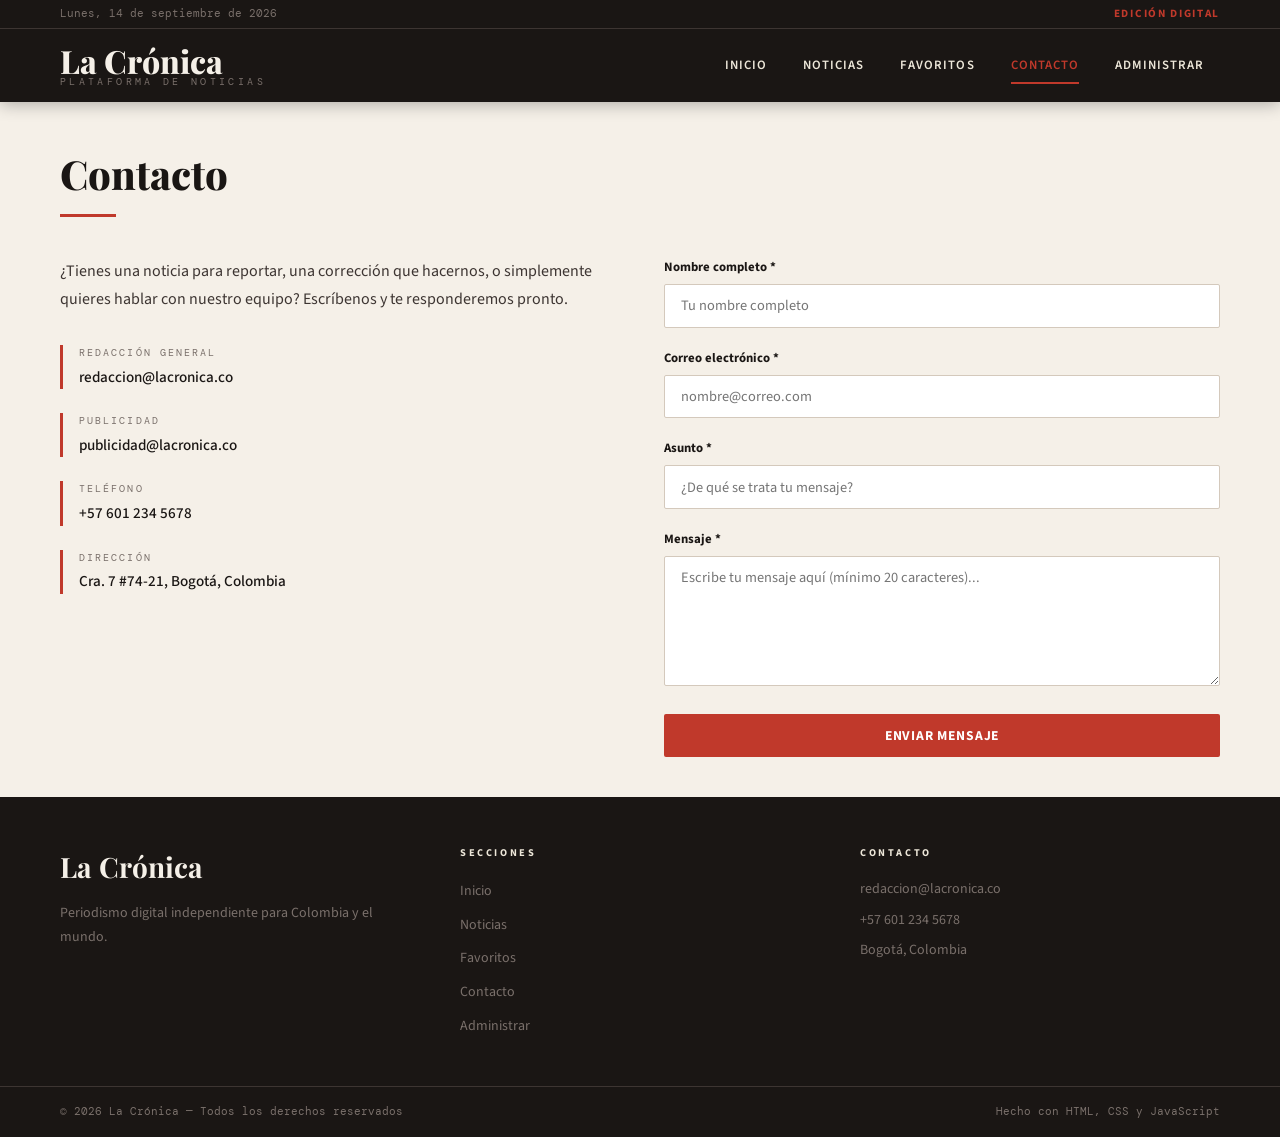
<file: contacto.html>
<!DOCTYPE html>
<html lang="es">
<head>
  <meta charset="UTF-8" />
  <meta name="viewport" content="width=device-width, initial-scale=1.0" />
  <meta name="description" content="La Crónica — Formulario de contacto." />
  <title>Contacto — La Crónica</title>
  <link rel="stylesheet" href="css/styles.css" />
</head>
<body>

<!-- HEADER -->
<header class="site-header">
  <div class="header-top">
    <div class="container">
      <span class="header-top-date mono">Lunes, 14 de septiembre de 2026</span>
      <span class="header-top-tag">Edición Digital</span>
    </div>
  </div>
  <div class="header-main">
    <div class="container">
      <a href="index.html" class="site-logo">
        <span class="site-logo-name">La Crónica</span>
        <span class="site-logo-sub">Plataforma de Noticias</span>
      </a>
      <nav class="site-nav">
        <a href="index.html"     class="nav-link" data-page="home">Inicio</a>
        <a href="noticias.html"  class="nav-link" data-page="noticias">Noticias</a>
        <a href="favoritos.html" class="nav-link" data-page="favoritos">
          Favoritos <span class="fav-badge" style="display:none">0</span>
        </a>
        <a href="contacto.html"  class="nav-link" data-page="contacto">Contacto</a>
        <a href="admin.html"     class="nav-link" data-page="admin">Administrar</a>
      </nav>
      <button class="hamburger" id="hamburger" aria-label="Abrir menú">
        <span></span><span></span><span></span>
      </button>
    </div>
  </div>
  <nav class="mobile-nav" id="mobileNav">
    <a href="index.html"     class="nav-link" data-page="home">Inicio</a>
    <a href="noticias.html"  class="nav-link" data-page="noticias">Noticias</a>
    <a href="favoritos.html" class="nav-link" data-page="favoritos">Favoritos</a>
    <a href="contacto.html"  class="nav-link" data-page="contacto">Contacto</a>
    <a href="admin.html"     class="nav-link" data-page="admin">Administrar</a>
  </nav>
</header>

<!-- MAIN -->
<main class="page-main">
  <div class="container">

    <!-- Pantalla de éxito (oculta por defecto) -->
    <div id="successScreen" style="display:none; padding: 2rem 0;">
      <div class="success-card">
        <div class="success-icon">
          <svg fill="none" stroke="currentColor" viewBox="0 0 24 24" aria-hidden="true">
            <path stroke-linecap="round" stroke-linejoin="round" stroke-width="2" d="M5 13l4 4L19 7"/>
          </svg>
        </div>
        <h2 class="success-title display">¡Mensaje enviado!</h2>
        <p id="successMsg" style="color:var(--ink-light); margin-bottom:1.5rem; line-height:1.7;"></p>
        <button class="btn btn-outline" id="sendAnotherBtn">Enviar otro mensaje</button>
      </div>
    </div>

    <!-- Formulario -->
    <div id="contactSection">
      <div class="page-title-wrap">
        <h1 class="page-title display">Contacto</h1>
        <div class="divider-accent"></div>
      </div>

      <div class="contact-grid">

        <!-- Info -->
        <div>
          <p style="color:var(--ink-light); line-height:1.75; margin-bottom:2rem;">
            ¿Tienes una noticia para reportar, una corrección que hacernos, o simplemente
            quieres hablar con nuestro equipo? Escríbenos y te responderemos pronto.
          </p>

          <div class="contact-info-item">
            <p class="contact-info-label">Redacción general</p>
            <p class="contact-info-value">redaccion@lacronica.co</p>
          </div>
          <div class="contact-info-item">
            <p class="contact-info-label">Publicidad</p>
            <p class="contact-info-value">publicidad@lacronica.co</p>
          </div>
          <div class="contact-info-item">
            <p class="contact-info-label">Teléfono</p>
            <p class="contact-info-value">+57 601 234 5678</p>
          </div>
          <div class="contact-info-item">
            <p class="contact-info-label">Dirección</p>
            <p class="contact-info-value">Cra. 7 #74-21, Bogotá, Colombia</p>
          </div>
        </div>

        <!-- Formulario -->
        <form id="contactForm" novalidate>

          <div class="form-group">
            <label class="form-label" for="inputName">Nombre completo *</label>
            <input
              class="form-control" id="inputName" type="text"
              placeholder="Tu nombre completo" autocomplete="name"
            />
            <p class="form-error" id="errorName" style="display:none;"></p>
          </div>

          <div class="form-group">
            <label class="form-label" for="inputEmail">Correo electrónico *</label>
            <input
              class="form-control" id="inputEmail" type="email"
              placeholder="nombre@correo.com" autocomplete="email"
            />
            <p class="form-error" id="errorEmail" style="display:none;"></p>
          </div>

          <div class="form-group">
            <label class="form-label" for="inputSubject">Asunto *</label>
            <input
              class="form-control" id="inputSubject" type="text"
              placeholder="¿De qué se trata tu mensaje?"
            />
            <p class="form-error" id="errorSubject" style="display:none;"></p>
          </div>

          <div class="form-group">
            <label class="form-label" for="inputMessage">Mensaje *</label>
            <textarea
              class="form-control" id="inputMessage" rows="5"
              placeholder="Escribe tu mensaje aquí (mínimo 20 caracteres)..."
            ></textarea>
            <p class="form-error" id="errorMessage" style="display:none;"></p>
          </div>

          <button type="submit" class="btn btn-primary" style="width:100%;">
            Enviar mensaje
          </button>
        </form>
      </div>
    </div>

  </div>
</main>

<!-- FOOTER -->
<footer class="site-footer">
  <div class="container">
    <div class="footer-top">
      <div>
        <a href="index.html" class="footer-logo">La Crónica</a>
        <p class="footer-desc">Periodismo digital independiente para Colombia y el mundo.</p>
      </div>
      <div>
        <p class="footer-heading">Secciones</p>
        <ul class="footer-links">
          <li><a href="index.html">Inicio</a></li>
          <li><a href="noticias.html">Noticias</a></li>
          <li><a href="favoritos.html">Favoritos</a></li>
          <li><a href="contacto.html">Contacto</a></li>
          <li><a href="admin.html">Administrar</a></li>
        </ul>
      </div>
      <div>
        <p class="footer-heading">Contacto</p>
        <ul class="footer-contact">
          <li>redaccion@lacronica.co</li>
          <li>+57 601 234 5678</li>
          <li>Bogotá, Colombia</li>
        </ul>
      </div>
    </div>
  </div>
  <div class="footer-bottom">
    <div class="container">
      <span class="footer-copy mono">&copy; 2026 La Crónica — Todos los derechos reservados</span>
      <span class="mono" style="font-size:0.7rem;">Hecho con HTML, CSS y JavaScript</span>
    </div>
  </div>
</footer>

<script src="js/data.js"></script>
<script src="js/app.js"></script>
<script>
  /* ── Lógica de la página Contacto ────────────────────────── */
  document.addEventListener("DOMContentLoaded", () => {
    setActiveNav("contacto");

    const form          = document.getElementById("contactForm");
    const contactSection = document.getElementById("contactSection");
    const successScreen = document.getElementById("successScreen");
    const successMsg    = document.getElementById("successMsg");

    /* ── Validación ─────────────────────────────────────────── */

    /**
     * Muestra u oculta el error de un campo.
     * @param {string} inputId   — id del <input>
     * @param {string} errorId   — id del <p class="form-error">
     * @param {string} message   — texto del error (vacío = sin error)
     * @returns {boolean}  true si hay error
     */
    function setError(inputId, errorId, message) {
      const input = document.getElementById(inputId);
      const error = document.getElementById(errorId);
      if (message) {
        input.classList.add("error");
        error.textContent    = message;
        error.style.display  = "block";
        return true;
      } else {
        input.classList.remove("error");
        error.style.display = "none";
        return false;
      }
    }

    function validateForm(data) {
      let hasError = false;
      const emailRegex = /^[^\s@]+@[^\s@]+\.[^\s@]+$/;

      if (!data.name.trim())
        hasError = setError("inputName", "errorName", "El nombre es obligatorio.") || hasError;
      else
        setError("inputName", "errorName", "");

      if (!data.email.trim())
        hasError = setError("inputEmail", "errorEmail", "El correo es obligatorio.") || hasError;
      else if (!emailRegex.test(data.email))
        hasError = setError("inputEmail", "errorEmail", "Ingresa un correo electrónico válido.") || hasError;
      else
        setError("inputEmail", "errorEmail", "");

      if (!data.subject.trim())
        hasError = setError("inputSubject", "errorSubject", "El asunto es obligatorio.") || hasError;
      else
        setError("inputSubject", "errorSubject", "");

      if (!data.message.trim())
        hasError = setError("inputMessage", "errorMessage", "El mensaje es obligatorio.") || hasError;
      else if (data.message.trim().length < 20)
        hasError = setError("inputMessage", "errorMessage", "El mensaje debe tener al menos 20 caracteres.") || hasError;
      else
        setError("inputMessage", "errorMessage", "");

      return !hasError;
    }

    /* ── Submit ─────────────────────────────────────────────── */
    form.addEventListener("submit", e => {
      e.preventDefault();

      const data = {
        name:    document.getElementById("inputName").value,
        email:   document.getElementById("inputEmail").value,
        subject: document.getElementById("inputSubject").value,
        message: document.getElementById("inputMessage").value,
      };

      if (!validateForm(data)) return;

      /* Mostrar pantalla de éxito */
      contactSection.style.display = "none";
      successScreen.style.display  = "block";
      successMsg.innerHTML =
        `Gracias, <strong>${data.name}</strong>. Hemos recibido tu mensaje y te responderemos
         a <strong>${data.email}</strong> en los próximos días hábiles.`;
    });

    /* Volver al formulario limpio */
    document.getElementById("sendAnotherBtn").addEventListener("click", () => {
      form.reset();
      ["inputName","inputEmail","inputSubject","inputMessage"].forEach(id => {
        document.getElementById(id).classList.remove("error");
      });
      ["errorName","errorEmail","errorSubject","errorMessage"].forEach(id => {
        document.getElementById(id).style.display = "none";
      });
      successScreen.style.display  = "none";
      contactSection.style.display = "block";
    });

    /* Validación en tiempo real al salir de cada campo */
    ["inputName","inputEmail","inputSubject","inputMessage"].forEach(id => {
      document.getElementById(id).addEventListener("blur", () => {
        const data = {
          name:    document.getElementById("inputName").value,
          email:   document.getElementById("inputEmail").value,
          subject: document.getElementById("inputSubject").value,
          message: document.getElementById("inputMessage").value,
        };
        /* Solo valida el campo que perdió el foco */
        if (id === "inputName")    setError("inputName",    "errorName",    data.name.trim() ? "" : "El nombre es obligatorio.");
        if (id === "inputEmail") {
          const emailRegex = /^[^\s@]+@[^\s@]+\.[^\s@]+$/;
          if (!data.email.trim()) setError("inputEmail", "errorEmail", "El correo es obligatorio.");
          else if (!emailRegex.test(data.email)) setError("inputEmail", "errorEmail", "Ingresa un correo electrónico válido.");
          else setError("inputEmail", "errorEmail", "");
        }
        if (id === "inputSubject") setError("inputSubject", "errorSubject", data.subject.trim() ? "" : "El asunto es obligatorio.");
        if (id === "inputMessage") {
          if (!data.message.trim()) setError("inputMessage", "errorMessage", "El mensaje es obligatorio.");
          else if (data.message.trim().length < 20) setError("inputMessage", "errorMessage", "El mensaje debe tener al menos 20 caracteres.");
          else setError("inputMessage", "errorMessage", "");
        }
      });
    });
  });
</script>
</body>
</html>
</file>
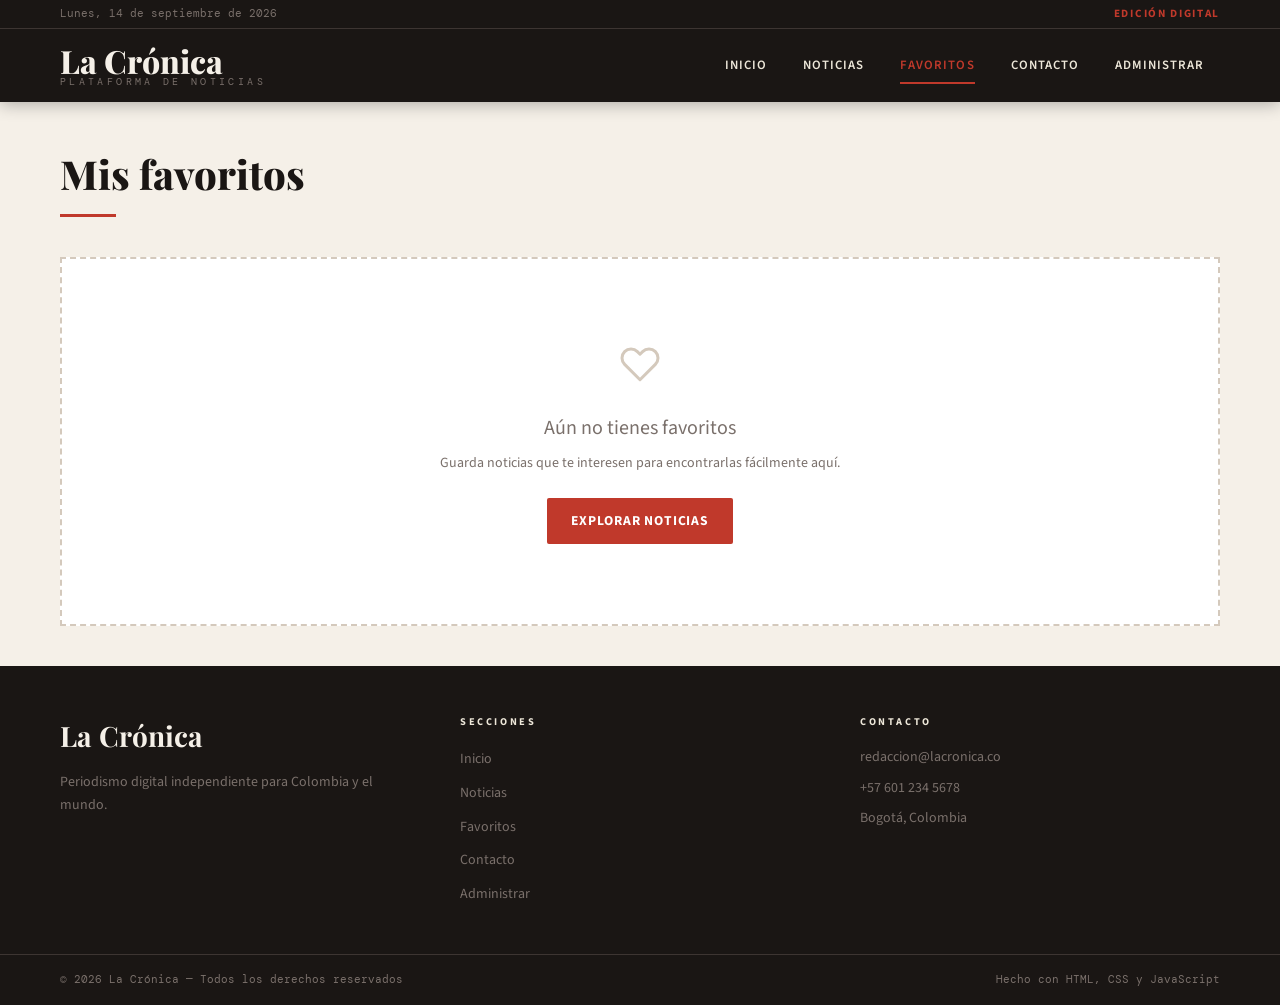
<file: favoritos.html>
<!DOCTYPE html>
<html lang="es">
<head>
  <meta charset="UTF-8" />
  <meta name="viewport" content="width=device-width, initial-scale=1.0" />
  <meta name="description" content="La Crónica — Mis noticias favoritas." />
  <title>Favoritos — La Crónica</title>
  <link rel="stylesheet" href="css/styles.css" />
</head>
<body>

<!-- HEADER -->
<header class="site-header">
  <div class="header-top">
    <div class="container">
      <span class="header-top-date mono">Lunes, 14 de septiembre de 2026</span>
      <span class="header-top-tag">Edición Digital</span>
    </div>
  </div>
  <div class="header-main">
    <div class="container">
      <a href="index.html" class="site-logo">
        <span class="site-logo-name">La Crónica</span>
        <span class="site-logo-sub">Plataforma de Noticias</span>
      </a>
      <nav class="site-nav">
        <a href="index.html"     class="nav-link" data-page="home">Inicio</a>
        <a href="noticias.html"  class="nav-link" data-page="noticias">Noticias</a>
        <a href="favoritos.html" class="nav-link" data-page="favoritos">
          Favoritos <span class="fav-badge" style="display:none">0</span>
        </a>
        <a href="contacto.html"  class="nav-link" data-page="contacto">Contacto</a>
        <a href="admin.html"     class="nav-link" data-page="admin">Administrar</a>
      </nav>
      <button class="hamburger" id="hamburger" aria-label="Abrir menú">
        <span></span><span></span><span></span>
      </button>
    </div>
  </div>
  <nav class="mobile-nav" id="mobileNav">
    <a href="index.html"     class="nav-link" data-page="home">Inicio</a>
    <a href="noticias.html"  class="nav-link" data-page="noticias">Noticias</a>
    <a href="favoritos.html" class="nav-link" data-page="favoritos">Favoritos</a>
    <a href="contacto.html"  class="nav-link" data-page="contacto">Contacto</a>
    <a href="admin.html"     class="nav-link" data-page="admin">Administrar</a>
  </nav>
</header>

<!-- MAIN -->
<main class="page-main">
  <div class="container">

    <div class="page-title-wrap">
      <h1 class="page-title display">Mis favoritos</h1>
      <div class="divider-accent"></div>
    </div>

    <!-- Estado vacío -->
    <div class="fav-empty" id="emptyState" style="display:none;">
      <svg class="fav-empty-icon" fill="none" stroke="currentColor" viewBox="0 0 24 24" aria-hidden="true">
        <path stroke-linecap="round" stroke-linejoin="round" stroke-width="1.5"
          d="M4.318 6.318a4.5 4.5 0 000 6.364L12 20.364l7.682-7.682a4.5 4.5 0 00-6.364-6.364L12 7.636l-1.318-1.318a4.5 4.5 0 00-6.364 0z"/>
      </svg>
      <p class="fav-empty-title">Aún no tienes favoritos</p>
      <p class="fav-empty-text">Guarda noticias que te interesen para encontrarlas fácilmente aquí.</p>
      <a href="noticias.html" class="btn btn-primary">Explorar noticias</a>
    </div>

    <!-- Contador -->
    <p class="results-count" id="favCount" style="display:none;"></p>

    <!-- Grid -->
    <div class="grid-3" id="favGrid" aria-live="polite"></div>

  </div>
</main>

<!-- FOOTER -->
<footer class="site-footer">
  <div class="container">
    <div class="footer-top">
      <div>
        <a href="index.html" class="footer-logo">La Crónica</a>
        <p class="footer-desc">Periodismo digital independiente para Colombia y el mundo.</p>
      </div>
      <div>
        <p class="footer-heading">Secciones</p>
        <ul class="footer-links">
          <li><a href="index.html">Inicio</a></li>
          <li><a href="noticias.html">Noticias</a></li>
          <li><a href="favoritos.html">Favoritos</a></li>
          <li><a href="contacto.html">Contacto</a></li>
          <li><a href="admin.html">Administrar</a></li>
        </ul>
      </div>
      <div>
        <p class="footer-heading">Contacto</p>
        <ul class="footer-contact">
          <li>redaccion@lacronica.co</li>
          <li>+57 601 234 5678</li>
          <li>Bogotá, Colombia</li>
        </ul>
      </div>
    </div>
  </div>
  <div class="footer-bottom">
    <div class="container">
      <span class="footer-copy mono">&copy; 2026 La Crónica — Todos los derechos reservados</span>
      <span class="mono" style="font-size:0.7rem;">Hecho con HTML, CSS y JavaScript</span>
    </div>
  </div>
</footer>

<script src="js/data.js"></script>
<script src="js/app.js"></script>
<script>
  /* ── Lógica de la página Favoritos ───────────────────────── */
  document.addEventListener("DOMContentLoaded", async () => {
    setActiveNav("favoritos");

    try { await initNoticias(); }
    catch { return; }
    const grid     = document.getElementById("favGrid");
    const empty    = document.getElementById("emptyState");
    const countEl  = document.getElementById("favCount");

    function render() {
      const favIds  = getFavoritos();
      const noticias = getNoticias();
      const favNews  = noticias.filter(n => favIds.includes(n.id));

      grid.innerHTML = "";

      if (favNews.length === 0) {
        empty.style.display  = "block";
        grid.style.display   = "none";
        countEl.style.display = "none";
      } else {
        empty.style.display  = "none";
        grid.style.display   = "grid";
        countEl.style.display = "block";
        const plural = favNews.length === 1 ? "noticia guardada" : "noticias guardadas";
        countEl.textContent  = `${favNews.length} ${plural}`;
        favNews.forEach(n => {
          grid.insertAdjacentHTML("beforeend", renderCard(n, true));
        });
      }
    }

    /* Cuando se quita un favorito desde la card, re-renderizar */
    grid.addEventListener("click", e => {
      const favBtn  = e.target.closest(".card-fav-btn");
      const readBtn = e.target.closest(".btn-read-more");
      if (favBtn) {
        toggleFavorito(parseInt(favBtn.dataset.id));
        updateFavBadge();
        render();        /* lista se actualiza inmediatamente */
      }
      if (readBtn) {
        goToDetail(parseInt(readBtn.dataset.id));
      }
    });

    render();
  });
</script>
</body>
</html>
</file>
<file: css/styles.css>
/* ================================================================
   La Crónica — Estilos Globales
   Plataforma Web de Noticias
================================================================ */

@import url('https://fonts.googleapis.com/css2?family=Playfair+Display:ital,wght@0,400;0,600;0,700;0,800;1,400;1,600&family=Source+Sans+3:wght@300;400;500;600;700&family=DM+Mono:wght@400;500&display=swap');

/* ── Variables ─────────────────────────────────────────────── */
:root {
  --cream:        #f5f0e8;
  --cream-dark:   #ede7d9;
  --cream-border: #d4c9bc;
  --ink:          #1a1614;
  --ink-light:    #3d3532;
  --ink-muted:    #7a706b;
  --accent:       #c0392b;
  --accent-dark:  #96281b;
  --accent-light: #e74c3c;
  --white:        #ffffff;

  --font-display: 'Playfair Display', Georgia, serif;
  --font-body:    'Source Sans 3', system-ui, sans-serif;
  --font-mono:    'DM Mono', 'Courier New', monospace;

  --radius:       2px;
  --shadow:       0 2px 12px rgba(26,22,20,0.08);
  --shadow-hover: 0 6px 24px rgba(26,22,20,0.14);
  --transition:   0.2s ease;
}

/* ── Reset ─────────────────────────────────────────────────── */
*, *::before, *::after { box-sizing: border-box; margin: 0; padding: 0; }
html { scroll-behavior: smooth; font-size: 16px; }
body {
  font-family: var(--font-body);
  background-color: var(--cream);
  color: var(--ink);
  line-height: 1.6;
  min-height: 100vh;
  display: flex;
  flex-direction: column;
}
img { display: block; max-width: 100%; }
a  { text-decoration: none; color: inherit; }
button { cursor: pointer; font-family: inherit; border: none; background: none; }
input, textarea, select { font-family: inherit; }
ul { list-style: none; }

/* ── Scrollbar ─────────────────────────────────────────────── */
::-webkit-scrollbar { width: 6px; }
::-webkit-scrollbar-track { background: transparent; }
::-webkit-scrollbar-thumb { background: var(--cream-border); border-radius: 3px; }

/* ── Layout helpers ────────────────────────────────────────── */
.container   { max-width: 1200px; margin: 0 auto; padding: 0 1.25rem; }
.flex        { display: flex; }
.flex-center { display: flex; align-items: center; }
.grid-3      { display: grid; grid-template-columns: repeat(3,1fr); gap: 1.5rem; }
.grid-2      { display: grid; grid-template-columns: repeat(2,1fr); gap: 1.5rem; }
.page-main   { flex: 1; padding: 2.5rem 0; }

.news-load-error {
  display: flex; flex-wrap: wrap; justify-content: space-between; align-items: center; gap: 1rem;
  max-width: 1200px; margin: 1.5rem auto; padding: 1rem 1.25rem;
  border: 1px solid var(--accent); color: var(--ink);
  background: var(--white);
}
.news-load-error button:disabled { cursor: wait; opacity: 0.65; }

/* ── Typography ────────────────────────────────────────────── */
.display  { font-family: var(--font-display); }
.mono     { font-family: var(--font-mono); }
.text-muted  { color: var(--ink-muted); }
.text-accent { color: var(--accent); }

/* ── Divider ────────────────────────────────────────────────── */
.divider-accent {
  width: 3.5rem; height: 3px;
  background: var(--accent);
  margin-bottom: 1.5rem;
}

/* ================================================================
   HEADER
================================================================ */
.site-header {
  background: var(--ink);
  color: var(--cream);
  position: sticky; top: 0; z-index: 100;
  box-shadow: 0 2px 16px rgba(0,0,0,0.3);
}
.header-top {
  border-bottom: 1px solid #3d3532;
  padding: 0.3rem 0;
}
.header-top .container {
  display: flex; justify-content: space-between; align-items: center;
}
.header-top-date { font-family: var(--font-mono); font-size: 0.7rem; color: var(--ink-muted); }
.header-top-tag  { font-size: 0.7rem; font-weight: 700; letter-spacing: 0.15em; text-transform: uppercase; color: var(--accent); }

.header-main .container {
  display: flex; justify-content: space-between; align-items: center;
  padding-top: 1rem; padding-bottom: 1rem;
}
.site-logo {
  display: flex; flex-direction: column; line-height: 1;
  text-decoration: none;
}
.site-logo-name {
  font-family: var(--font-display);
  font-size: 2rem; font-weight: 800;
  color: var(--cream);
  transition: color var(--transition);
}
.site-logo:hover .site-logo-name { color: var(--accent); }
.site-logo-sub {
  font-family: var(--font-mono);
  font-size: 0.6rem; letter-spacing: 0.35em;
  text-transform: uppercase; color: var(--ink-muted);
}

/* Nav */
.site-nav { display: flex; align-items: center; gap: 0.25rem; }
.nav-link {
  position: relative;
  padding: 0.5rem 1rem;
  font-size: 0.8rem; font-weight: 600;
  letter-spacing: 0.08em; text-transform: uppercase;
  color: var(--cream-dark);
  transition: color var(--transition);
  background: none; border: none;
  cursor: pointer;
}
.nav-link:hover, .nav-link.active { color: var(--accent); }
.nav-link.active::after {
  content: '';
  position: absolute; bottom: 0; left: 1rem; right: 1rem;
  height: 2px; background: var(--accent);
}
.nav-link .fav-badge {
  position: absolute; top: 0.15rem; right: 0.25rem;
  background: var(--accent); color: #fff;
  font-size: 0.55rem; font-weight: 700;
  width: 1rem; height: 1rem;
  border-radius: 50%;
  display: flex; align-items: center; justify-content: center;
}

/* Hamburger */
.hamburger {
  display: none; flex-direction: column; gap: 5px;
  background: none; border: none; cursor: pointer; padding: 6px;
}
.hamburger span {
  display: block; width: 24px; height: 2px;
  background: var(--cream); transition: var(--transition);
}
.hamburger.open span:nth-child(1) { transform: translateY(7px) rotate(45deg); }
.hamburger.open span:nth-child(2) { opacity: 0; }
.hamburger.open span:nth-child(3) { transform: translateY(-7px) rotate(-45deg); }

/* Mobile nav */
.mobile-nav {
  display: none; flex-direction: column;
  background: var(--ink);
  border-top: 1px solid #3d3532;
}
.mobile-nav.open { display: flex; }
.mobile-nav .nav-link {
  padding: 0.9rem 1.5rem;
  border-bottom: 1px solid #3d3532;
}
.mobile-nav .nav-link.active { background: #3d3532; }

/* ================================================================
   TICKER (breaking bar)
================================================================ */
.ticker-bar {
  background: var(--accent);
  color: #fff;
  padding: 0.45rem 0;
  overflow: hidden;
}
.ticker-inner {
  display: flex; align-items: center; gap: 1rem;
  padding: 0 1.25rem;
}
.ticker-label {
  font-size: 0.65rem; font-weight: 700;
  letter-spacing: 0.15em; text-transform: uppercase;
  background: #fff; color: var(--accent);
  padding: 0.2rem 0.5rem;
  white-space: nowrap; flex-shrink: 0;
}
.ticker-text {
  font-size: 0.8rem; font-weight: 500;
  white-space: nowrap;
  animation: tickerScroll 28s linear infinite;
}
@keyframes tickerScroll {
  0%   { transform: translateX(100vw); }
  100% { transform: translateX(-100%); }
}

/* ================================================================
   FOOTER
================================================================ */
.site-footer {
  background: var(--ink);
  color: var(--ink-muted);
  margin-top: auto;
}
.footer-top {
  padding: 3rem 0;
  display: grid; grid-template-columns: repeat(3,1fr); gap: 2.5rem;
}
.footer-logo {
  font-family: var(--font-display);
  font-size: 1.75rem; font-weight: 700;
  color: var(--cream);
  display: block; margin-bottom: 0.75rem;
}
.footer-desc { font-size: 0.875rem; line-height: 1.7; }
.footer-heading {
  font-size: 0.65rem; font-weight: 700;
  letter-spacing: 0.25em; text-transform: uppercase;
  color: var(--cream-dark); margin-bottom: 1rem;
}
.footer-links li + li { margin-top: 0.5rem; }
.footer-links a {
  font-size: 0.875rem;
  transition: color var(--transition);
}
.footer-links a:hover { color: var(--accent); }
.footer-contact li { font-size: 0.875rem; margin-bottom: 0.5rem; }
.footer-bottom {
  border-top: 1px solid #3d3532;
  padding: 1rem 0;
}
.footer-bottom .container {
  display: flex; justify-content: space-between; align-items: center; gap: 1rem;
}
.footer-copy { font-family: var(--font-mono); font-size: 0.7rem; }

/* ================================================================
   HERO SECTION
================================================================ */
.hero {
  position: relative;
  min-height: 500px;
  background: var(--ink);
  display: flex; align-items: flex-end;
  overflow: hidden;
}
.hero-bg {
  position: absolute; inset: 0;
  width: 100%; height: 100%;
  object-fit: cover;
  opacity: 0.38;
}
.hero-content {
  position: relative; z-index: 1;
  width: 100%; padding: 4rem 1.25rem;
  max-width: 1200px; margin: 0 auto;
}
.hero-badge {
  display: inline-block;
  font-size: 0.7rem; font-weight: 700;
  letter-spacing: 0.08em;
  padding: 0.25rem 0.75rem;
  border-radius: 2px;
  margin-bottom: 1rem;
}
.hero-title {
  font-family: var(--font-display);
  font-size: clamp(2rem, 5vw, 3.25rem);
  font-weight: 800; color: #fff;
  line-height: 1.15; max-width: 750px;
  margin-bottom: 1rem;
}
.hero-summary {
  font-size: 1.1rem; color: var(--cream-dark);
  max-width: 640px; line-height: 1.65;
  margin-bottom: 1.5rem;
}
.hero-meta { font-family: var(--font-mono); font-size: 0.75rem; color: var(--ink-muted); margin-left: 1rem; }

/* ================================================================
   BUTTONS
================================================================ */
.btn {
  display: inline-flex; align-items: center; justify-content: center; gap: 0.4rem;
  font-size: 0.85rem; font-weight: 700;
  letter-spacing: 0.06em; text-transform: uppercase;
  padding: 0.75rem 1.5rem;
  transition: background var(--transition), color var(--transition), border-color var(--transition);
  border-radius: var(--radius);
  cursor: pointer;
}
.btn-primary   { background: var(--accent); color: #fff; }
.btn-primary:hover { background: var(--accent-dark); }
.btn-outline   { border: 1.5px solid var(--cream-border); color: var(--ink); background: transparent; }
.btn-outline:hover { border-color: var(--accent); color: var(--accent); }
.btn-dark      { border: 1.5px solid #7a706b; color: var(--cream); background: transparent; }
.btn-dark:hover { border-color: var(--cream); }
.btn-sm        { padding: 0.45rem 1rem; font-size: 0.75rem; }
.btn-link {
  background: none; border: none; padding: 0;
  font-size: 0.875rem; font-weight: 700;
  color: var(--accent); border-bottom: 1px solid var(--accent);
  padding-bottom: 1px;
  transition: color var(--transition), border-color var(--transition);
}
.btn-link:hover { color: var(--accent-dark); border-color: var(--accent-dark); }

/* ================================================================
   CATEGORY BADGES
================================================================ */
.badge {
  display: inline-block;
  font-size: 0.65rem; font-weight: 700;
  padding: 0.2rem 0.6rem;
  border-radius: 2px;
  text-transform: uppercase; letter-spacing: 0.08em;
}
.badge-Tecnología  { background: #dbeafe; color: #1e40af; }
.badge-Educación   { background: #ede9fe; color: #6b21a8; }
.badge-Turismo     { background: #d1fae5; color: #065f46; }
.badge-Comercio    { background: #fef3c7; color: #92400e; }
.badge-Ciencia     { background: #cffafe; color: #155e75; }

/* ================================================================
   NEWS CARD
================================================================ */
.news-card {
  background: var(--white);
  border: 1px solid var(--cream-border);
  display: flex; flex-direction: column;
  transition: box-shadow var(--transition);
}
.news-card:hover { box-shadow: var(--shadow-hover); }

.card-img-wrap {
  position: relative;
  overflow: hidden;
  aspect-ratio: 16/9;
  background: var(--cream-dark);
  flex-shrink: 0;
}
.card-img-wrap img {
  width: 100%; height: 100%;
  object-fit: cover;
  transition: transform 0.5s ease;
}
.news-card:hover .card-img-wrap img { transform: scale(1.05); }

.card-badge-wrap {
  position: absolute; top: 0.6rem; left: 0.6rem;
}
.card-fav-btn {
  position: absolute; top: 0.6rem; right: 0.6rem;
  width: 2rem; height: 2rem;
  border-radius: 50%;
  background: rgba(255,255,255,0.9);
  color: var(--ink-muted);
  display: flex; align-items: center; justify-content: center;
  transition: background var(--transition), color var(--transition);
  border: none;
}
.card-fav-btn:hover, .card-fav-btn.active {
  background: var(--accent); color: #fff;
}
.card-fav-btn svg { width: 1rem; height: 1rem; }

.card-body {
  padding: 1.25rem;
  display: flex; flex-direction: column; flex: 1;
}
.card-meta {
  font-family: var(--font-mono);
  font-size: 0.7rem; color: var(--ink-muted);
  margin-bottom: 0.6rem;
}
.card-title {
  font-family: var(--font-display);
  font-size: 1.05rem; font-weight: 700;
  line-height: 1.35; color: var(--ink);
  margin-bottom: 0.6rem;
  transition: color var(--transition);
}
.news-card:hover .card-title { color: var(--accent); }
.card-summary {
  font-size: 0.875rem; color: var(--ink-light);
  line-height: 1.65; flex: 1;
}
.card-footer { margin-top: 1rem; }

/* ================================================================
   SECTION HEADING
================================================================ */
.section-heading {
  display: flex; align-items: center; justify-content: space-between;
  margin-bottom: 1.5rem;
}
.section-title {
  font-family: var(--font-display);
  font-size: 1.75rem; font-weight: 700;
  color: var(--ink);
}
.section-title-line {
  font-family: var(--font-display);
  font-size: 1.75rem; font-weight: 700;
  color: var(--ink);
  border-bottom: 3px solid var(--accent);
  padding-bottom: 0.25rem;
  display: inline-block;
}

/* ================================================================
   WELCOME SECTION
================================================================ */
.welcome-section {
  text-align: center;
  max-width: 700px; margin: 0 auto 3.5rem;
}
.welcome-title {
  font-family: var(--font-display);
  font-size: 2.25rem; font-weight: 800;
  color: var(--ink); margin-bottom: 0.75rem;
}
.welcome-text { font-size: 1.05rem; color: var(--ink-light); line-height: 1.75; }

/* ================================================================
   CTA BAND
================================================================ */
.cta-band {
  background: var(--ink);
  padding: 2.5rem;
  display: flex; align-items: center; justify-content: space-between;
  gap: 2rem; flex-wrap: wrap;
  margin-bottom: 3.5rem;
}
.cta-title {
  font-family: var(--font-display);
  font-size: 1.75rem; font-weight: 700; color: var(--cream);
  margin-bottom: 0.5rem;
}
.cta-desc { font-size: 0.9rem; color: var(--ink-muted); }
.cta-actions { display: flex; gap: 0.75rem; flex-shrink: 0; flex-wrap: wrap; }

/* ================================================================
   TESTIMONIALS
================================================================ */
.testimonials-section {
  background: var(--cream-dark);
  border: 1px solid var(--cream-border);
  padding: 3rem 2.5rem;
}
.testimonials-title {
  font-family: var(--font-display);
  font-size: 1.75rem; font-weight: 700;
  text-align: center; margin-bottom: 2.5rem; color: var(--ink);
}
.testimonials-grid { display: grid; grid-template-columns: repeat(3,1fr); gap: 2rem; }
.testimonial blockquote { display: flex; flex-direction: column; gap: 0.75rem; }
.testimonial-icon { width: 2rem; height: 2rem; color: var(--accent); opacity: 0.5; }
.testimonial-text { font-size: 0.875rem; color: var(--ink-light); line-height: 1.7; font-style: italic; }
.testimonial-author { font-family: var(--font-mono); font-size: 0.7rem; color: var(--ink-muted); }

/* ================================================================
   FILTERS (noticias page)
================================================================ */
.filters-bar {
  display: flex; gap: 1rem; align-items: flex-start;
  margin-bottom: 2rem; flex-wrap: wrap;
}
.search-input {
  flex: 1; min-width: 200px;
  border: 1px solid var(--cream-border);
  background: var(--white);
  padding: 0.65rem 1rem;
  font-size: 0.875rem; color: var(--ink);
  outline: none;
  transition: border-color var(--transition);
}
.search-input::placeholder { color: var(--ink-muted); }
.search-input:focus { border-color: var(--accent); }
.filter-btns { display: flex; gap: 0.5rem; flex-wrap: wrap; }
.filter-btn {
  padding: 0.5rem 1rem;
  font-size: 0.8rem; font-weight: 700;
  border: 1px solid var(--cream-border);
  background: var(--white); color: var(--ink-light);
  transition: border-color var(--transition), color var(--transition), background var(--transition);
}
.filter-btn:hover      { border-color: var(--accent); color: var(--accent); }
.filter-btn.active     { background: var(--accent); color: #fff; border-color: var(--accent); }
.results-count { font-family: var(--font-mono); font-size: 0.75rem; color: var(--ink-muted); margin-bottom: 1.5rem; }
.empty-state { text-align: center; padding: 5rem 1rem; color: var(--ink-muted); }
.empty-state p:first-child { font-size: 1.2rem; margin-bottom: 0.5rem; }

/* ================================================================
   DETAIL PAGE
================================================================ */
.detail-back {
  font-family: var(--font-mono);
  font-size: 0.8rem; color: var(--ink-muted);
  display: inline-flex; align-items: center; gap: 0.4rem;
  margin-bottom: 2rem;
  transition: color var(--transition);
}
.detail-back:hover { color: var(--accent); }
.detail-title {
  font-family: var(--font-display);
  font-size: clamp(1.75rem, 4vw, 2.75rem);
  font-weight: 800; line-height: 1.2;
  color: var(--ink); margin-bottom: 1rem;
}
.detail-byline {
  display: flex; align-items: center; gap: 0.75rem;
  font-family: var(--font-mono); font-size: 0.75rem;
  color: var(--ink-muted);
  border-bottom: 1px solid var(--cream-border);
  padding-bottom: 1.5rem; margin-bottom: 2rem;
}
.detail-img-wrap {
  margin-bottom: 2rem;
  background: var(--cream-dark);
  aspect-ratio: 16/9; overflow: hidden;
}
.detail-img-wrap img { width: 100%; height: 100%; object-fit: cover; }
.detail-content p {
  font-size: 1.05rem; color: var(--ink-light);
  line-height: 1.8; margin-bottom: 1.25rem;
}
.detail-actions {
  border-top: 1px solid var(--cream-border);
  padding-top: 1.5rem; margin-top: 2rem;
  display: flex; align-items: center; gap: 1rem; flex-wrap: wrap;
}
.detail-fav-hint { font-size: 0.875rem; color: var(--ink-muted); }

/* Fav button states */
.btn-fav { display: inline-flex; align-items: center; gap: 0.5rem; }
.btn-fav svg { width: 1.2rem; height: 1.2rem; }

/* ================================================================
   FAVORITES PAGE
================================================================ */
.fav-empty {
  text-align: center;
  padding: 5rem 1rem;
  border: 2px dashed var(--cream-border);
  background: var(--white);
}
.fav-empty-icon { width: 3rem; height: 3rem; color: var(--cream-border); margin: 0 auto 1rem; }
.fav-empty-title { font-size: 1.25rem; color: var(--ink-muted); margin-bottom: 0.5rem; }
.fav-empty-text  { font-size: 0.875rem; color: var(--ink-muted); margin-bottom: 1.5rem; }

/* ================================================================
   CONTACT PAGE
================================================================ */
.contact-grid {
  display: grid; grid-template-columns: 1fr 1fr; gap: 3rem;
}
.contact-info-item {
  border-left: 3px solid var(--accent);
  padding-left: 1rem; margin-bottom: 1.5rem;
}
.contact-info-label {
  font-family: var(--font-mono);
  font-size: 0.65rem; text-transform: uppercase;
  letter-spacing: 0.2em; color: var(--ink-muted);
  margin-bottom: 0.2rem;
}
.contact-info-value { font-size: 0.95rem; font-weight: 500; color: var(--ink); }

/* Form */
.form-group { margin-bottom: 1.25rem; }
.form-label {
  display: block; font-size: 0.8rem; font-weight: 700;
  color: var(--ink); margin-bottom: 0.4rem;
}
.form-control {
  width: 100%;
  border: 1px solid var(--cream-border);
  padding: 0.65rem 1rem;
  font-size: 0.9rem; color: var(--ink);
  background: var(--white);
  outline: none;
  transition: border-color var(--transition);
  border-radius: var(--radius);
}
.form-control:focus { border-color: var(--accent); }
.form-control.error { border-color: #ef4444; }
.form-error { font-size: 0.75rem; color: #ef4444; margin-top: 0.3rem; }
textarea.form-control { resize: vertical; min-height: 130px; }

.success-card {
  background: var(--white);
  border: 1px solid var(--cream-border);
  padding: 3rem; text-align: center;
  max-width: 600px; margin: 0 auto;
}
.success-icon {
  width: 4rem; height: 4rem;
  background: #d1fae5; border-radius: 50%;
  display: flex; align-items: center; justify-content: center;
  margin: 0 auto 1.5rem;
}
.success-icon svg { width: 2rem; height: 2rem; color: #059669; }
.success-title {
  font-family: var(--font-display);
  font-size: 2rem; font-weight: 700; margin-bottom: 0.75rem;
}

/* ================================================================
   ADMIN PAGE
================================================================ */
.admin-grid { display: grid; grid-template-columns: 1fr 1fr; gap: 2.5rem; }
.admin-card {
  background: var(--white);
  border: 1px solid var(--cream-border);
  padding: 2rem;
}
.admin-card-title {
  font-family: var(--font-display);
  font-size: 1.25rem; font-weight: 700;
  margin-bottom: 1.5rem; color: var(--ink);
}
.success-toast {
  background: #d1fae5; border: 1px solid #6ee7b7;
  color: #065f46; font-size: 0.8rem;
  padding: 0.65rem 1rem; margin-bottom: 1rem;
  display: flex; align-items: center; gap: 0.5rem;
}
.success-toast svg { width: 1rem; height: 1rem; flex-shrink: 0; }

/* News list in admin */
.admin-news-list { max-height: 600px; overflow-y: auto; }
.admin-news-item {
  display: flex; align-items: flex-start; gap: 0.75rem;
  border-bottom: 1px solid var(--cream-border);
  padding: 0.75rem 0;
}
.admin-news-item:last-child { border-bottom: none; }
.admin-news-thumb {
  width: 3.5rem; height: 2.5rem;
  object-fit: cover; flex-shrink: 0;
  background: var(--cream-dark);
}
.admin-news-info { flex: 1; min-width: 0; }
.admin-news-cat  { font-family: var(--font-mono); font-size: 0.65rem; color: var(--ink-muted); }
.admin-news-title { font-size: 0.8rem; font-weight: 600; color: var(--ink); line-height: 1.4; margin-top: 0.1rem; }
.admin-delete-btn {
  background: none; border: none; color: var(--ink-muted);
  flex-shrink: 0; padding: 0.25rem;
  transition: color var(--transition);
}
.admin-delete-btn:hover { color: #ef4444; }
.admin-delete-btn svg { width: 1.1rem; height: 1.1rem; }

.confirm-row { display: flex; gap: 0.4rem; flex-shrink: 0; }
.btn-delete-confirm {
  font-size: 0.7rem; font-weight: 700;
  background: #ef4444; color: #fff;
  padding: 0.3rem 0.65rem; border: none;
  transition: background var(--transition);
}
.btn-delete-confirm:hover { background: #dc2626; }
.btn-cancel-delete {
  font-size: 0.7rem; font-weight: 700;
  background: transparent;
  border: 1px solid var(--cream-border);
  color: var(--ink-muted);
  padding: 0.3rem 0.65rem;
  transition: border-color var(--transition);
}
.btn-cancel-delete:hover { border-color: var(--ink); color: var(--ink); }

/* ================================================================
   PAGE TITLE
================================================================ */
.page-title-wrap { margin-bottom: 2.5rem; }
.page-title {
  font-family: var(--font-display);
  font-size: 2.5rem; font-weight: 800;
  color: var(--ink); margin-bottom: 0.5rem;
}

/* ================================================================
   RESPONSIVE
================================================================ */
@media (max-width: 960px) {
  .grid-3           { grid-template-columns: repeat(2,1fr); }
  .testimonials-grid{ grid-template-columns: repeat(2,1fr); }
  .footer-top       { grid-template-columns: 1fr 1fr; }
  .contact-grid     { grid-template-columns: 1fr; }
  .admin-grid       { grid-template-columns: 1fr; }
}
@media (max-width: 640px) {
  .site-nav         { display: none; }
  .hamburger        { display: flex; }
  .grid-3, .grid-2  { grid-template-columns: 1fr; }
  .testimonials-grid{ grid-template-columns: 1fr; }
  .footer-top       { grid-template-columns: 1fr; }
  .cta-band         { flex-direction: column; text-align: center; }
  .cta-actions      { justify-content: center; }
  .hero             { min-height: 380px; }
  .page-title       { font-size: 1.75rem; }
}
</file>
